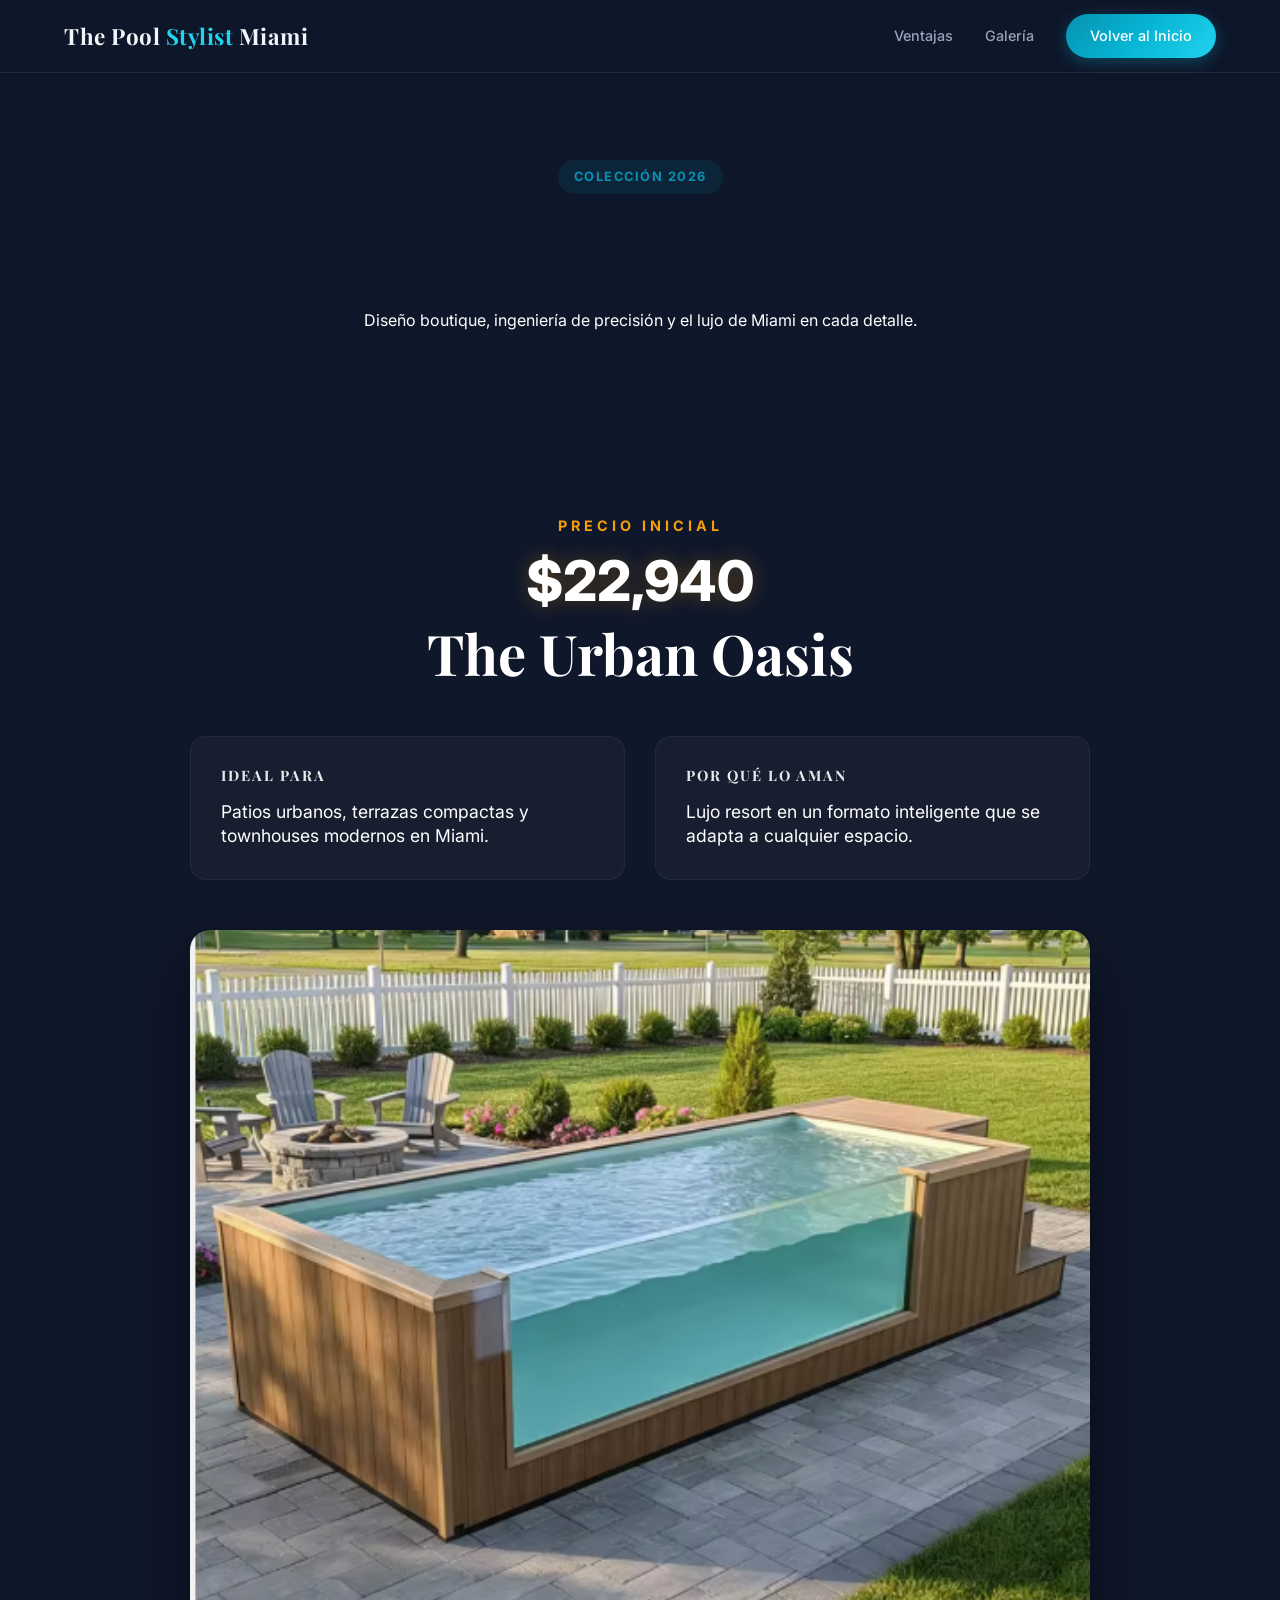
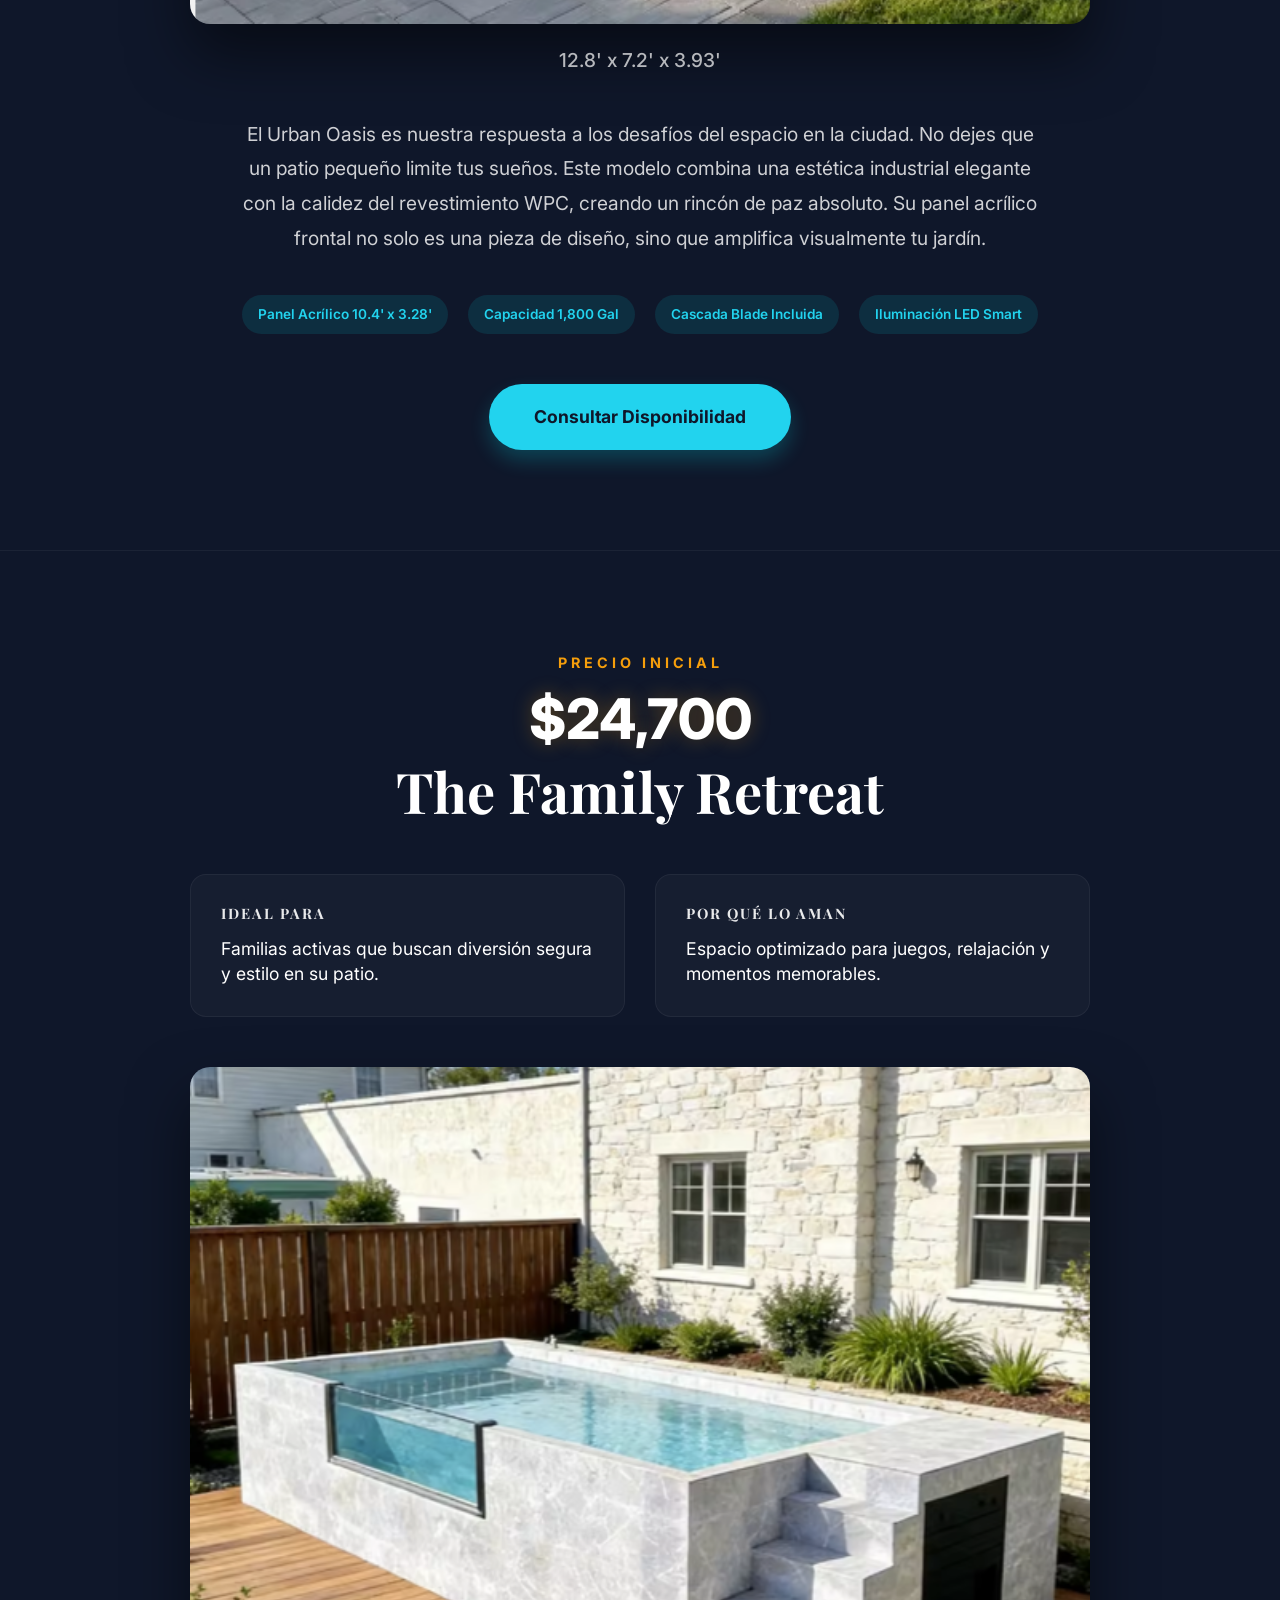
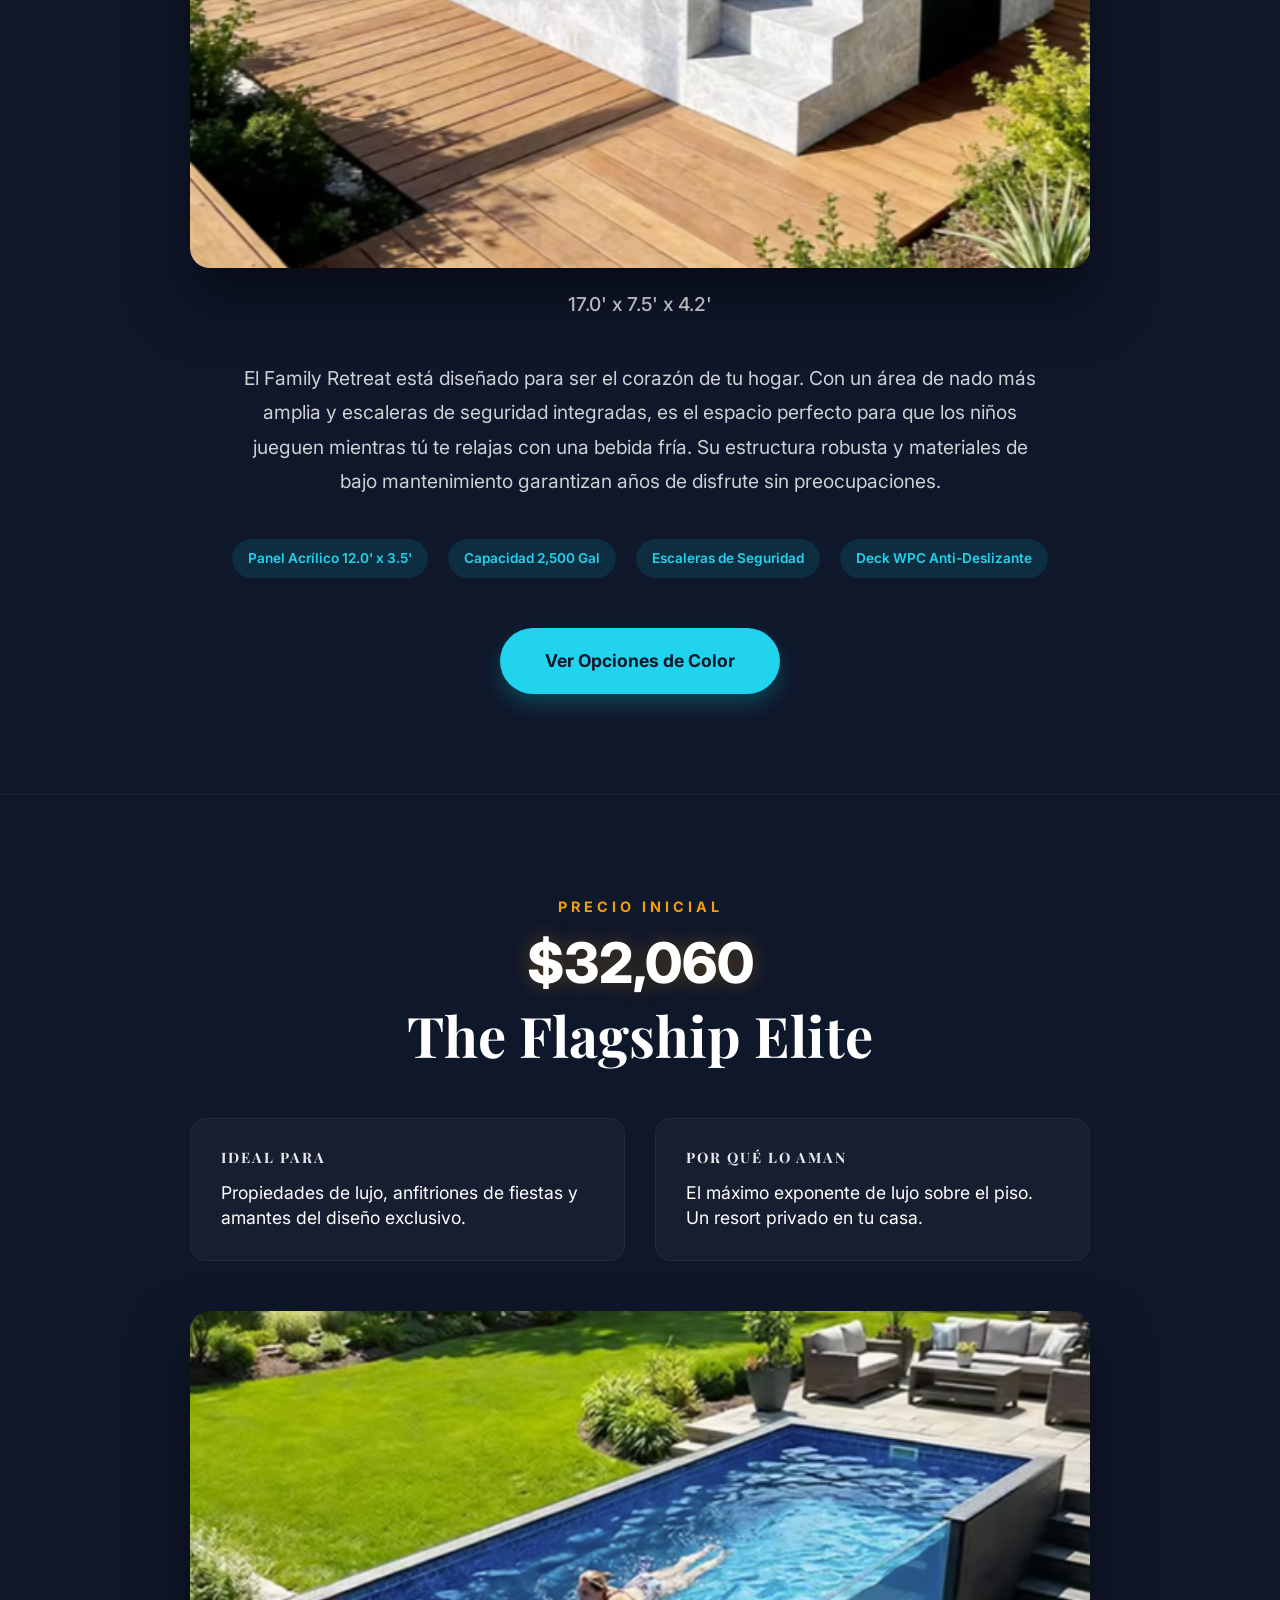
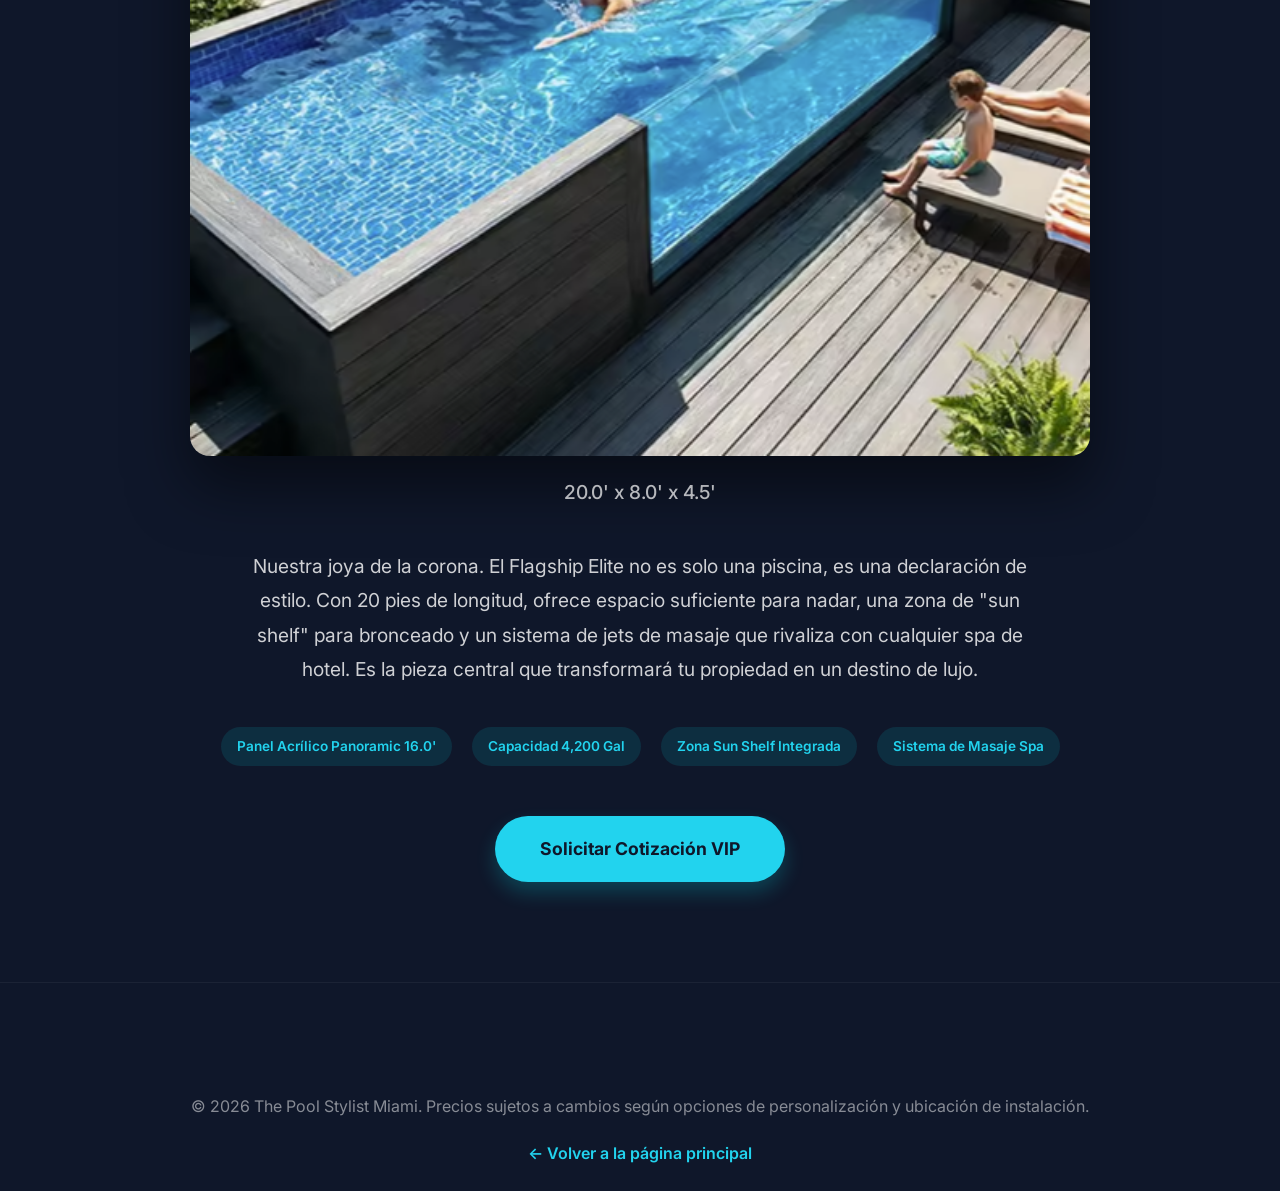
<file: productos.html>
<!DOCTYPE html>
<html lang="es">
<head>
  <meta charset="UTF-8">
  <meta name="viewport" content="width=device-width, initial-scale=1.0">
  <title>Modelos y Opciones | The Pool Stylist Miami</title>
  <meta name="description" content="Explora nuestra colección exclusiva de Container Pools. Diseños estandarizados para cada estilo de vida en Miami.">
  <link rel="stylesheet" href="style.css">
  <style>
    :root {
      --spacing-xl: 100px;
      --spacing-lg: 60px;
      --accent-cyan: var(--primary-light);
      --bg-dark: var(--dark);
    }
    
    body {
      background-color: var(--bg-dark);
      color: #fff;
    }
    
    .catalog-hero {
      padding: 160px 0 80px;
      text-align: center;
      background: linear-gradient(180deg, rgba(10, 25, 41, 0.5) 0%, var(--bg-dark) 100%);
    }

    .catalog-hero h1 {
      font-size: 4rem;
      margin-bottom: 20px;
    }

    .model-section {
      padding: var(--spacing-xl) 0;
      border-bottom: 1px solid rgba(255, 255, 255, 0.05);
    }

    .model-container {
      max-width: 900px;
      margin: 0 auto;
      text-align: center;
    }

    .model-header {
      margin-bottom: 40px;
    }

    .model-title {
      font-family: 'Playfair Display', serif;
      font-size: 3.5rem;
      color: #fff;
      margin-bottom: 10px;
    }

    .model-price {
      font-size: 0.9rem;
      color: var(--accent);
      text-transform: uppercase;
      letter-spacing: 4px;
      margin-bottom: 15px;
      display: block;
      font-weight: 700;
    }

    .price-value {
      font-size: 3.5rem;
      font-weight: 800;
      color: #fff;
      display: block;
      line-height: 1;
      margin-bottom: 10px;
      text-shadow: 0 0 20px rgba(245, 158, 11, 0.3);
    }



    .model-image-container {
      margin: 40px 0;
      position: relative;
    }

    .model-image-container img {
      width: 100%;
      border-radius: 20px;
      box-shadow: 0 30px 60px rgba(0, 0, 0, 0.5);
    }

    .model-dimensions {
      margin-top: 20px;
      font-size: 1.2rem;
      color: rgba(255, 255, 255, 0.7);
      font-weight: 500;
    }

    .model-highlights {
      display: grid;
      grid-template-columns: 1fr 1fr;
      gap: 30px;
      margin: 50px 0;
      text-align: left;
    }

    .highlight-box {
      background: rgba(255, 255, 255, 0.03);
      padding: 30px;
      border-radius: 16px;
      border: 1px solid rgba(255, 255, 255, 0.05);
    }

    .highlight-box h4 {
      color: #fff;
      font-size: 0.9rem;
      text-transform: uppercase;
      letter-spacing: 2px;
      margin-bottom: 15px;
      opacity: 0.9;
    }

    .highlight-box p {
      font-size: 1.1rem;
      color: #fff;
      line-height: 1.4;
    }

    .model-description {
      font-size: 1.2rem;
      line-height: 1.8;
      color: rgba(255, 255, 255, 0.8);
      margin-bottom: 40px;
      max-width: 800px;
      margin-left: auto;
      margin-right: auto;
    }

    .model-specs-list {
      display: flex;
      flex-wrap: wrap;
      justify-content: center;
      gap: 20px;
      margin-bottom: 50px;
    }

    .spec-tag {
      background: rgba(0, 243, 255, 0.1);
      color: var(--accent-cyan);
      padding: 8px 16px;
      border-radius: 50px;
      font-size: 0.85rem;
      font-weight: 600;
    }

    .model-cta {
      margin-top: 40px;
    }

    .btn-catalog {
      display: inline-block;
      padding: 18px 45px;
      background: var(--accent-cyan);
      color: var(--bg-dark);
      text-decoration: none;
      border-radius: 50px;
      font-weight: 700;
      font-size: 1.1rem;
      transition: all 0.3s ease;
      box-shadow: 0 10px 20px rgba(0, 243, 255, 0.2);
    }

    .btn-catalog:hover {
      transform: translateY(-3px);
      box-shadow: 0 15px 30px rgba(0, 243, 255, 0.4);
      background: #fff;
    }

    @media (max-width: 768px) {
      .model-title { font-size: 2.5rem; }
      .model-highlights { grid-template-columns: 1fr; }
      .catalog-hero h1 { font-size: 2.5rem; }
    }
  </style>
</head>
<body>

<!-- NAVBAR -->
<nav class="navbar scrolled">
  <div class="container">
    <a href="index.html" class="logo">The Pool <span>Stylist</span> Miami</a>
    <div class="nav-links">
      <a href="index.html#beneficios">Ventajas</a>
      <a href="index.html#galeria">Galería</a>
      <a href="index.html" class="nav-cta">Volver al Inicio</a>
    </div>
  </div>
</nav>

<!-- HERO CATALOG -->
<header class="catalog-hero">
  <div class="container">
    <span class="section-label">Colección 2026</span>
    <h1>Modelos y Opciones</h1>
    <p>Diseño boutique, ingeniería de precisión y el lujo de Miami en cada detalle.</p>
  </div>
</header>

<!-- MODEL 1: URBAN OASIS -->
<section class="model-section">
  <div class="container">
    <div class="model-container">
      <div class="model-header">
        <span class="model-price">Precio Inicial</span>
        <span class="price-value">$22,940</span>
        <h2 class="model-title">The Urban Oasis</h2>
      </div>

      <div class="model-highlights">
        <div class="highlight-box">
          <h4>Ideal Para</h4>
          <p>Patios urbanos, terrazas compactas y townhouses modernos en Miami.</p>
        </div>
        <div class="highlight-box">
          <h4>Por qué lo aman</h4>
          <p>Lujo resort en un formato inteligente que se adapta a cualquier espacio.</p>
        </div>
      </div>

      <div class="model-image-container">
        <img src="img/Imagen 13' 2.png" alt="The Urban Oasis 13ft Container Pool">
        <p class="model-dimensions">12.8' x 7.2' x 3.93'</p>
      </div>

      <p class="model-description">
        El Urban Oasis es nuestra respuesta a los desafíos del espacio en la ciudad. No dejes que un patio pequeño limite tus sueños. Este modelo combina una estética industrial elegante con la calidez del revestimiento WPC, creando un rincón de paz absoluto. Su panel acrílico frontal no solo es una pieza de diseño, sino que amplifica visualmente tu jardín.
      </p>

      <div class="model-specs-list">
        <span class="spec-tag">Panel Acrílico 10.4' x 3.28'</span>
        <span class="spec-tag">Capacidad 1,800 Gal</span>
        <span class="spec-tag">Cascada Blade Incluida</span>
        <span class="spec-tag">Iluminación LED Smart</span>
      </div>

      <div class="model-cta">
        <a href="https://wa.me/1TUNUMERO?text=Hola%2C%20quiero%20más%20info%20sobre%20el%20modelo%20Urban%20Oasis" class="btn-catalog" target="_blank">Consultar Disponibilidad</a>
      </div>
    </div>
  </div>
</section>

<!-- MODEL 2: FAMILY RETREAT -->
<section class="model-section">
  <div class="container">
    <div class="model-container">
      <div class="model-header">
        <span class="model-price">Precio Inicial</span>
        <span class="price-value">$24,700</span>
        <h2 class="model-title">The Family Retreat</h2>
      </div>

      <div class="model-highlights">
        <div class="highlight-box">
          <h4>Ideal Para</h4>
          <p>Familias activas que buscan diversión segura y estilo en su patio.</p>
        </div>
        <div class="highlight-box">
          <h4>Por qué lo aman</h4>
          <p>Espacio optimizado para juegos, relajación y momentos memorables.</p>
        </div>
      </div>

      <div class="model-image-container">
        <img src="img/Imagen 15'.png" alt="The Family Retreat 15ft Container Pool">
        <p class="model-dimensions">17.0' x 7.5' x 4.2'</p>
      </div>

      <p class="model-description">
        El Family Retreat está diseñado para ser el corazón de tu hogar. Con un área de nado más amplia y escaleras de seguridad integradas, es el espacio perfecto para que los niños jueguen mientras tú te relajas con una bebida fría. Su estructura robusta y materiales de bajo mantenimiento garantizan años de disfrute sin preocupaciones.
      </p>

      <div class="model-specs-list">
        <span class="spec-tag">Panel Acrílico 12.0' x 3.5'</span>
        <span class="spec-tag">Capacidad 2,500 Gal</span>
        <span class="spec-tag">Escaleras de Seguridad</span>
        <span class="spec-tag">Deck WPC Anti-Deslizante</span>
      </div>

      <div class="model-cta">
        <a href="https://wa.me/1TUNUMERO?text=Hola%2C%20quiero%20más%20info%20sobre%20el%20modelo%20Family%20Retreat" class="btn-catalog" target="_blank">Ver Opciones de Color</a>
      </div>
    </div>
  </div>
</section>

<!-- MODEL 3: FLAGSHIP ELITE -->
<section class="model-section">
  <div class="container">
    <div class="model-container">
      <div class="model-header">
        <span class="model-price">Precio Inicial</span>
        <span class="price-value">$32,060</span>
        <h2 class="model-title">The Flagship Elite</h2>
      </div>

      <div class="model-highlights">
        <div class="highlight-box">
          <h4>Ideal Para</h4>
          <p>Propiedades de lujo, anfitriones de fiestas y amantes del diseño exclusivo.</p>
        </div>
        <div class="highlight-box">
          <h4>Por qué lo aman</h4>
          <p>El máximo exponente de lujo sobre el piso. Un resort privado en tu casa.</p>
        </div>
      </div>

      <div class="model-image-container">
        <img src="img/Image 20'.png" alt="The Flagship Elite 20ft Container Pool">
        <p class="model-dimensions">20.0' x 8.0' x 4.5'</p>
      </div>

      <p class="model-description">
        Nuestra joya de la corona. El Flagship Elite no es solo una piscina, es una declaración de estilo. Con 20 pies de longitud, ofrece espacio suficiente para nadar, una zona de "sun shelf" para bronceado y un sistema de jets de masaje que rivaliza con cualquier spa de hotel. Es la pieza central que transformará tu propiedad en un destino de lujo.
      </p>

      <div class="model-specs-list">
        <span class="spec-tag">Panel Acrílico Panoramic 16.0'</span>
        <span class="spec-tag">Capacidad 4,200 Gal</span>
        <span class="spec-tag">Zona Sun Shelf Integrada</span>
        <span class="spec-tag">Sistema de Masaje Spa</span>
      </div>

      <div class="model-cta">
        <a href="https://wa.me/1TUNUMERO?text=Hola%2C%20quiero%20una%20cotización%20VIP%20del%20modelo%20Flagship%20Elite" class="btn-catalog" target="_blank">Solicitar Cotización VIP</a>
      </div>
    </div>
  </div>
</section>

<!-- FOOTER -->
<footer class="footer">
  <div class="container" style="text-align: center; padding-top: 50px;">
    <p>© 2026 The Pool Stylist Miami. Precios sujetos a cambios según opciones de personalización y ubicación de instalación.</p>
    <a href="index.html" style="color: var(--accent-cyan); text-decoration: none; margin-top: 20px; display: inline-block; font-weight: 600;">← Volver a la página principal</a>
  </div>
</footer>

</body>
</html>
</file>
<file: style.css>
@import url('https://fonts.googleapis.com/css2?family=Inter:wght@300;400;500;600;700;800;900&family=Playfair+Display:wght@400;500;600;700&display=swap');

:root {
  --primary: #0891b2;
  --primary-dark: #0e7490;
  --primary-light: #22d3ee;
  --accent: #f59e0b;
  --accent-light: #fbbf24;
  --dark: #0f172a;
  --dark-light: #1e293b;
  --surface: #ffffff;
  --surface-alt: #f8fafc;
  --text: #334155;
  --text-light: #94a3b8;
  --text-white: #f1f5f9;
  --gradient-pool: linear-gradient(135deg, #0891b2 0%, #06b6d4 50%, #22d3ee 100%);
  --gradient-dark: linear-gradient(135deg, #0f172a 0%, #1e293b 100%);
  --gradient-gold: linear-gradient(135deg, #f59e0b 0%, #fbbf24 100%);
  --shadow-sm: 0 1px 3px rgba(0,0,0,0.08);
  --shadow-md: 0 4px 20px rgba(0,0,0,0.12);
  --shadow-lg: 0 10px 40px rgba(0,0,0,0.15);
  --shadow-glow: 0 0 30px rgba(8,145,178,0.3);
  --radius: 16px;
  --radius-sm: 8px;
  --transition: all 0.4s cubic-bezier(0.25, 0.46, 0.45, 0.94);
}

*, *::before, *::after { margin: 0; padding: 0; box-sizing: border-box; }

html { scroll-behavior: smooth; scroll-padding-top: 80px; }

body {
  font-family: 'Inter', system-ui, sans-serif;
  color: var(--text);
  background: var(--surface);
  line-height: 1.7;
  overflow-x: hidden;
}

h1, h2, h3, h4 { font-family: 'Playfair Display', serif; color: var(--dark); line-height: 1.2; }

a { text-decoration: none; color: inherit; }
img { max-width: 100%; height: auto; display: block; }
ul { list-style: none; }

.container { max-width: 1200px; margin: 0 auto; padding: 0 24px; }

/* ===================== NAVBAR ===================== */
.navbar {
  position: fixed; top: 0; left: 0; right: 0; z-index: 1000;
  background: rgba(15, 23, 42, 0.85);
  backdrop-filter: blur(20px);
  border-bottom: 1px solid rgba(255,255,255,0.08);
  transition: var(--transition);
}
.navbar.scrolled { background: rgba(15, 23, 42, 0.97); box-shadow: var(--shadow-md); }
.navbar .container {
  display: flex; align-items: center; justify-content: space-between;
  height: 72px;
}
.logo {
  font-family: 'Playfair Display', serif; font-size: 1.4rem; font-weight: 700;
  color: var(--text-white); letter-spacing: 0.5px;
}
.logo span { color: var(--primary-light); }
.nav-links { display: flex; gap: 32px; align-items: center; }
.nav-links a {
  color: var(--text-light); font-size: 0.9rem; font-weight: 500;
  transition: var(--transition); position: relative;
}
.nav-links a::after {
  content: ''; position: absolute; bottom: -4px; left: 0; width: 0; height: 2px;
  background: var(--primary-light); transition: var(--transition);
}
.nav-links a:hover { color: var(--text-white); }
.nav-links a:hover::after { width: 100%; }
.nav-cta {
  background: var(--gradient-pool); color: white !important;
  padding: 10px 24px; border-radius: 50px; font-weight: 600;
  box-shadow: 0 4px 15px rgba(8,145,178,0.4);
  transition: var(--transition);
}
.nav-cta:hover { transform: translateY(-2px); box-shadow: 0 6px 25px rgba(8,145,178,0.5); }
.nav-cta::after { display: none !important; }
.menu-toggle {
  display: none; background: none; border: none; cursor: pointer;
  flex-direction: column; gap: 5px;
}
.menu-toggle span {
  width: 24px; height: 2px; background: var(--text-white);
  transition: var(--transition); display: block;
}

/* ===================== HERO ===================== */
.hero {
  position: relative; min-height: 100vh; display: flex; align-items: center;
  overflow: hidden;
}
.hero-bg {
  position: absolute; inset: 0;
  background: url('img/hero.png') center/cover no-repeat;
}
.hero-bg::after {
  content: ''; position: absolute; inset: 0;
  background: linear-gradient(135deg, rgba(15,23,42,0.55) 0%, rgba(14,116,144,0.25) 100%);
}
.hero-content {
  position: relative; z-index: 2; max-width: 680px;
  padding: 120px 0 80px;
}
.hero-badge {
  display: inline-flex; align-items: center; gap: 8px;
  background: rgba(255,255,255,0.1); backdrop-filter: blur(10px);
  border: 1px solid rgba(255,255,255,0.2);
  padding: 8px 20px; border-radius: 50px;
  color: var(--primary-light); font-size: 0.85rem; font-weight: 600;
  margin-bottom: 24px;
  animation: fadeInUp 0.8s ease;
}
.hero h1 {
  font-size: clamp(2.5rem, 5vw, 4rem); color: white;
  margin-bottom: 20px;
  animation: fadeInUp 0.8s ease 0.2s both;
}
.hero h1 em {
  font-style: normal;
  background: var(--gradient-pool);
  -webkit-background-clip: text; -webkit-text-fill-color: transparent;
  background-clip: text;
}
.hero p {
  font-size: 1.15rem; color: rgba(255,255,255,0.8);
  margin-bottom: 36px; max-width: 520px;
  animation: fadeInUp 0.8s ease 0.4s both;
}
.hero-actions {
  display: flex; gap: 16px; flex-wrap: wrap;
  animation: fadeInUp 0.8s ease 0.6s both;
}
.btn-primary {
  display: inline-flex; align-items: center; gap: 8px;
  background: var(--gradient-pool); color: white;
  padding: 16px 36px; border-radius: 50px;
  font-weight: 700; font-size: 1rem;
  box-shadow: 0 4px 20px rgba(8,145,178,0.5);
  transition: var(--transition); border: none; cursor: pointer;
}
.btn-primary:hover { transform: translateY(-3px); box-shadow: 0 8px 30px rgba(8,145,178,0.6); }
.btn-secondary {
  display: inline-flex; align-items: center; gap: 8px;
  background: rgba(255,255,255,0.1); backdrop-filter: blur(10px);
  border: 1px solid rgba(255,255,255,0.3);
  color: white; padding: 16px 36px; border-radius: 50px;
  font-weight: 600; font-size: 1rem;
  transition: var(--transition); cursor: pointer;
}
.btn-secondary:hover { background: rgba(255,255,255,0.2); transform: translateY(-2px); }
.hero-stats {
  display: flex; gap: 48px; margin-top: 60px;
  animation: fadeInUp 0.8s ease 0.8s both;
}
.hero-stat h3 {
  font-family: 'Inter', sans-serif; font-size: 2rem;
  color: var(--primary-light); font-weight: 800;
}
.hero-stat p { font-size: 0.85rem; color: rgba(255,255,255,0.6); font-weight: 500; }

/* ===================== SECTIONS ===================== */
.section { padding: 100px 0; }
.section-header { text-align: center; max-width: 640px; margin: 0 auto 60px; }
.section-label {
  display: inline-block; background: rgba(8,145,178,0.1);
  color: var(--primary); padding: 6px 16px; border-radius: 50px;
  font-size: 0.8rem; font-weight: 700; text-transform: uppercase;
  letter-spacing: 1.5px; margin-bottom: 16px;
}
.section-header h2 { font-size: clamp(2rem, 3.5vw, 2.8rem); margin-bottom: 16px; }
.section-header p { color: var(--text-light); font-size: 1.05rem; }

/* ===================== BENEFITS ===================== */
.benefits-grid {
  display: grid; grid-template-columns: repeat(auto-fit, minmax(280px, 1fr));
  gap: 24px;
}
.benefit-card {
  background: var(--surface); border: 1px solid rgba(0,0,0,0.06);
  border-radius: var(--radius); padding: 36px 28px;
  transition: var(--transition); position: relative; overflow: hidden;
}
.benefit-card::before {
  content: ''; position: absolute; top: 0; left: 0; right: 0; height: 3px;
  background: var(--gradient-pool); transform: scaleX(0);
  transition: var(--transition); transform-origin: left;
}
.benefit-card:hover { transform: translateY(-8px); box-shadow: var(--shadow-lg); }
.benefit-card:hover::before { transform: scaleX(1); }
.benefit-icon {
  width: 56px; height: 56px; border-radius: 14px;
  background: rgba(8,145,178,0.1); display: flex; align-items: center;
  justify-content: center; font-size: 1.6rem; margin-bottom: 20px;
}
.benefit-card h3 { font-family: 'Inter', sans-serif; font-size: 1.15rem; font-weight: 700; margin-bottom: 10px; }
.benefit-card p { color: var(--text-light); font-size: 0.95rem; }

/* ===================== GALLERY ===================== */
.gallery-section { background: var(--gradient-dark); color: white; }
.gallery-section .section-label { background: rgba(34,211,238,0.15); color: var(--primary-light); }
.gallery-section .section-header h2 { color: white; }
.gallery-section .section-header p { color: rgba(255,255,255,0.6); }
.gallery-grid {
  display: grid; grid-template-columns: repeat(auto-fit, minmax(340px, 1fr));
  gap: 20px;
}
.gallery-item {
  position: relative; border-radius: var(--radius); overflow: hidden;
  aspect-ratio: 16/10; cursor: pointer;
}
.gallery-item img {
  width: 100%; height: 100%; object-fit: cover;
  transition: transform 0.6s ease;
}
.gallery-item:hover img { transform: scale(1.08); }
.gallery-overlay {
  position: absolute; inset: 0;
  background: linear-gradient(to top, rgba(15,23,42,0.8) 0%, transparent 60%);
  display: flex; align-items: flex-end; padding: 24px;
  opacity: 0; transition: var(--transition);
}
.gallery-item:hover .gallery-overlay { opacity: 1; }
.gallery-overlay h4 { font-family: 'Inter', sans-serif; color: white; font-size: 1rem; }

/* ===================== PROCESS ===================== */
.process-track {
  display: grid; grid-template-columns: repeat(auto-fit, minmax(240px, 1fr));
  gap: 32px; position: relative;
}
.process-step {
  text-align: center; padding: 32px 20px;
  position: relative;
}
.step-number {
  width: 64px; height: 64px; border-radius: 50%;
  background: var(--gradient-pool); color: white;
  display: flex; align-items: center; justify-content: center;
  font-family: 'Playfair Display', serif; font-size: 1.5rem; font-weight: 700;
  margin: 0 auto 20px; box-shadow: 0 4px 20px rgba(8,145,178,0.35);
}
.process-step h3 { font-family: 'Inter', sans-serif; font-size: 1.1rem; font-weight: 700; margin-bottom: 8px; }
.process-step p { color: var(--text-light); font-size: 0.9rem; }

/* ===================== TESTIMONIALS ===================== */
.testimonials-section { background: var(--surface-alt); }
.testimonials-grid {
  display: grid; grid-template-columns: repeat(auto-fit, minmax(320px, 1fr));
  gap: 24px;
}
.testimonial-card {
  background: white; border-radius: var(--radius); padding: 32px;
  box-shadow: var(--shadow-sm); transition: var(--transition);
  border: 1px solid rgba(0,0,0,0.04);
}
.testimonial-card:hover { box-shadow: var(--shadow-md); transform: translateY(-4px); }
.testimonial-stars { color: var(--accent); font-size: 1.1rem; margin-bottom: 16px; letter-spacing: 2px; }
.testimonial-card blockquote {
  font-size: 1rem; font-style: italic; color: var(--text);
  margin-bottom: 20px; line-height: 1.8;
}
.testimonial-author { display: flex; align-items: center; gap: 12px; }
.author-avatar {
  width: 44px; height: 44px; border-radius: 50%;
  background: var(--gradient-pool); display: flex; align-items: center;
  justify-content: center; color: white; font-weight: 700; font-size: 1rem;
}
.author-info h4 { font-family: 'Inter', sans-serif; font-size: 0.9rem; font-weight: 700; }
.author-info p { font-size: 0.8rem; color: var(--text-light); }

/* ===================== CTA ===================== */
.cta-section {
  background: var(--gradient-dark); position: relative; overflow: hidden;
  text-align: center; padding: 100px 0;
}
.cta-section::before {
  content: ''; position: absolute; top: -50%; right: -20%;
  width: 600px; height: 600px; border-radius: 50%;
  background: radial-gradient(circle, rgba(8,145,178,0.2), transparent 70%);
}
.cta-section h2 { color: white; font-size: clamp(2rem, 4vw, 3rem); margin-bottom: 16px; }
.cta-section p { color: rgba(255,255,255,0.7); font-size: 1.1rem; max-width: 520px; margin: 0 auto 36px; }
.cta-buttons { display: flex; gap: 16px; justify-content: center; flex-wrap: wrap; }
.btn-whatsapp {
  display: inline-flex; align-items: center; gap: 10px;
  background: #25d366; color: white;
  padding: 16px 36px; border-radius: 50px;
  font-weight: 700; font-size: 1.05rem;
  box-shadow: 0 4px 20px rgba(37,211,102,0.4);
  transition: var(--transition); border: none; cursor: pointer;
}
.btn-whatsapp:hover { transform: translateY(-3px); box-shadow: 0 8px 30px rgba(37,211,102,0.5); }

/* ===================== CONTACT FORM ===================== */
.contact-section { background: var(--surface-alt); }
.contact-grid {
  display: grid; grid-template-columns: 1fr 1fr; gap: 48px;
  align-items: start;
}
.contact-info h3 { font-size: 1.8rem; margin-bottom: 16px; }
.contact-info p { color: var(--text-light); margin-bottom: 32px; }
.contact-detail {
  display: flex; align-items: center; gap: 16px;
  margin-bottom: 20px;
}
.contact-detail-icon {
  width: 48px; height: 48px; border-radius: 12px;
  background: rgba(8,145,178,0.1);
  display: flex; align-items: center; justify-content: center;
  font-size: 1.2rem; flex-shrink: 0;
}
.contact-detail h4 { font-family: 'Inter', sans-serif; font-size: 0.9rem; font-weight: 700; }
.contact-detail p { font-size: 0.85rem; color: var(--text-light); margin: 0; }
.contact-form {
  background: white; border-radius: var(--radius); padding: 40px;
  box-shadow: var(--shadow-md);
}
.form-group { margin-bottom: 20px; }
.form-group label {
  display: block; font-size: 0.85rem; font-weight: 600;
  color: var(--dark); margin-bottom: 6px;
}
.form-group input, .form-group textarea, .form-group select {
  width: 100%; padding: 14px 16px; border: 1.5px solid #e2e8f0;
  border-radius: var(--radius-sm); font-family: 'Inter', sans-serif;
  font-size: 0.95rem; transition: var(--transition);
  background: var(--surface-alt);
}
.form-group input:focus, .form-group textarea:focus, .form-group select:focus {
  outline: none; border-color: var(--primary);
  box-shadow: 0 0 0 3px rgba(8,145,178,0.15);
}
.form-group textarea { resize: vertical; min-height: 100px; }
.form-submit {
  width: 100%; padding: 16px; background: var(--gradient-pool);
  color: white; border: none; border-radius: 50px;
  font-size: 1rem; font-weight: 700; cursor: pointer;
  transition: var(--transition);
}
.form-submit:hover { transform: translateY(-2px); box-shadow: 0 6px 25px rgba(8,145,178,0.4); }

/* ===================== FOOTER ===================== */
.footer {
  background: var(--dark); color: rgba(255,255,255,0.5);
  padding: 60px 0 24px;
}
.footer-grid {
  display: grid; grid-template-columns: 2fr 1fr 1fr;
  gap: 48px; margin-bottom: 40px;
}
.footer-brand .logo { font-size: 1.3rem; margin-bottom: 12px; display: inline-block; }
.footer-brand p { font-size: 0.9rem; line-height: 1.7; max-width: 320px; }
.footer h4 {
  font-family: 'Inter', sans-serif; color: var(--text-white);
  font-size: 0.9rem; font-weight: 700; margin-bottom: 20px;
  text-transform: uppercase; letter-spacing: 1px;
}
.footer ul li { margin-bottom: 10px; }
.footer ul a { color: rgba(255,255,255,0.5); font-size: 0.9rem; transition: var(--transition); }
.footer ul a:hover { color: var(--primary-light); }
.footer-bottom {
  border-top: 1px solid rgba(255,255,255,0.08);
  padding-top: 24px; text-align: center; font-size: 0.8rem;
}
.social-links { display: flex; gap: 12px; margin-top: 16px; }
.social-link {
  width: 40px; height: 40px; border-radius: 50%;
  background: rgba(255,255,255,0.08); display: flex;
  align-items: center; justify-content: center;
  color: rgba(255,255,255,0.6); font-size: 1rem;
  transition: var(--transition);
}
.social-link:hover { background: var(--primary); color: white; transform: translateY(-3px); }

/* ===================== ANIMATIONS ===================== */
@keyframes fadeInUp {
  from { opacity: 0; transform: translateY(30px); }
  to { opacity: 1; transform: translateY(0); }
}
.reveal {
  opacity: 0; transform: translateY(30px);
  transition: opacity 0.8s ease, transform 0.8s ease;
}
.reveal.active { opacity: 1; transform: translateY(0); }

/* ===================== FLOATING WHATSAPP ===================== */
.whatsapp-float {
  position: fixed; bottom: 24px; right: 24px; z-index: 999;
  width: 60px; height: 60px; border-radius: 50%;
  background: #25d366; color: white;
  display: flex; align-items: center; justify-content: center;
  font-size: 1.8rem; box-shadow: 0 4px 20px rgba(37,211,102,0.5);
  transition: var(--transition); cursor: pointer;
  animation: pulse 2s infinite;
}
.whatsapp-float:hover { transform: scale(1.1); }
@keyframes pulse {
  0%, 100% { box-shadow: 0 4px 20px rgba(37,211,102,0.5); }
  50% { box-shadow: 0 4px 35px rgba(37,211,102,0.8); }
}

/* ===================== RESPONSIVE ===================== */
@media (max-width: 768px) {
  .nav-links { display: none; position: absolute; top: 72px; left: 0; right: 0;
    background: rgba(15,23,42,0.97); flex-direction: column;
    padding: 24px; gap: 16px; backdrop-filter: blur(20px);
  }
  .nav-links.open { display: flex; }
  .menu-toggle { display: flex; }
  .hero-stats { gap: 24px; flex-wrap: wrap; }
  .gallery-grid { grid-template-columns: 1fr; }
  .contact-grid { grid-template-columns: 1fr; }
  .footer-grid { grid-template-columns: 1fr; gap: 32px; }
  .hero-content { padding: 100px 0 60px; }
}
</file>
